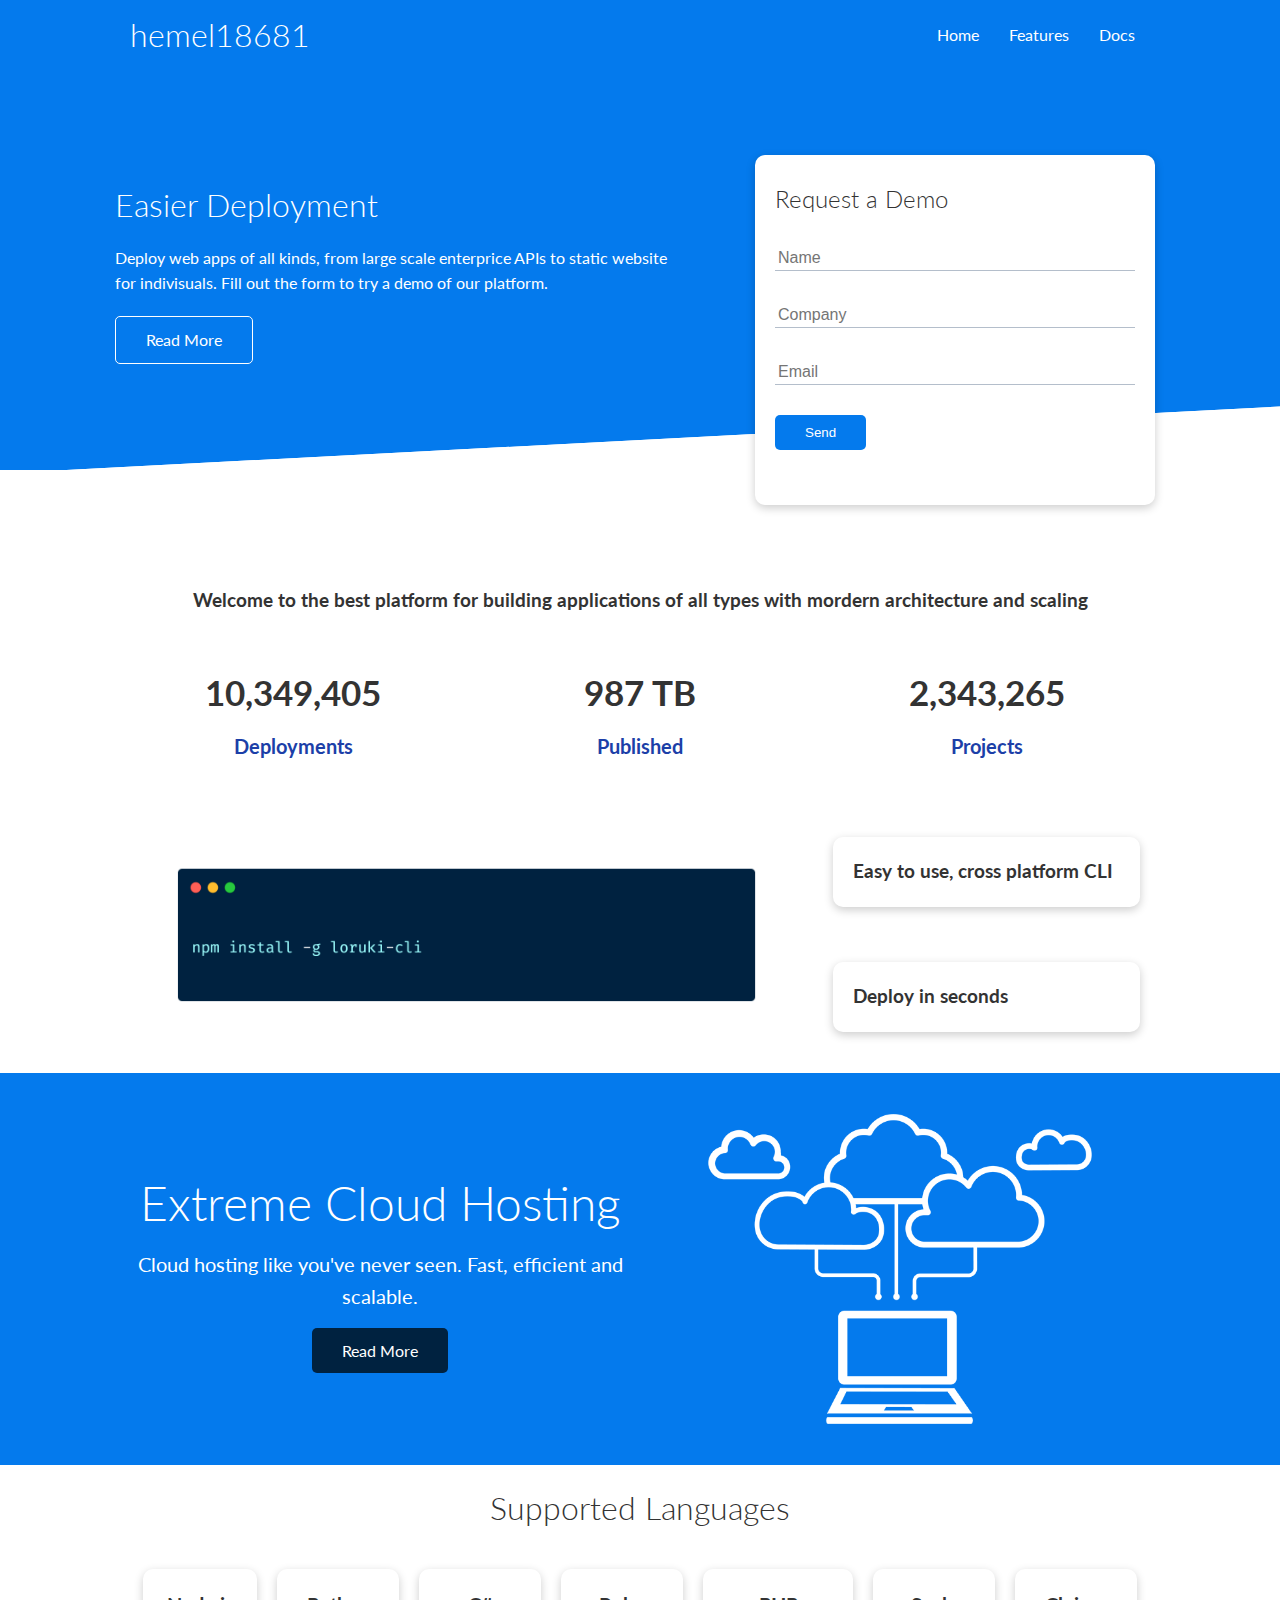
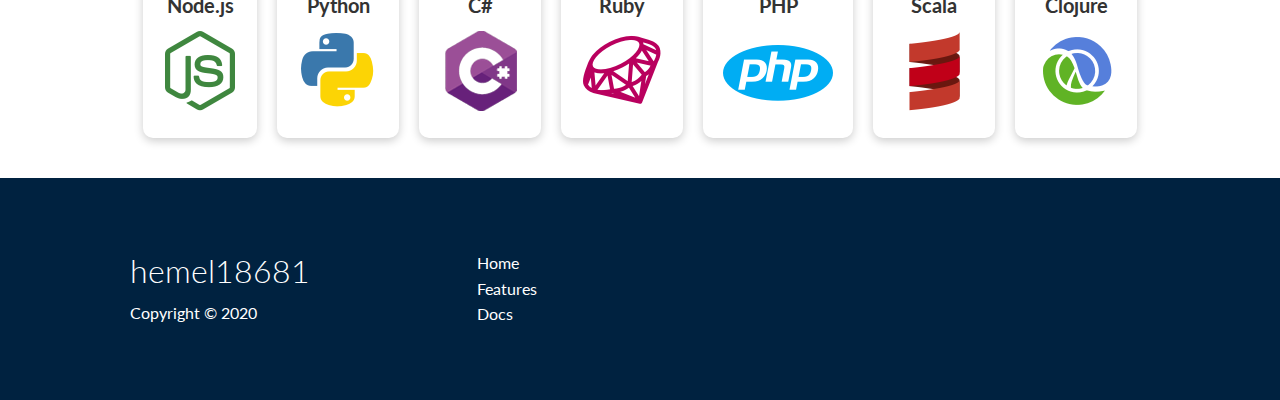
<file: index.html>
<!DOCTYPE html>
<html lang="en">

<head>
    <meta charset="UTF-8">
    <meta name="viewport" content="width=device-width, initial-scale=1.0">
    <link rel="stylesheet" href="https://cdnjs.cloudflare.com/ajax/libs/font-awesome/5.15.1/css/all.min.css" integrity="sha512-+4zCK9k+qNFUR5X+cKL9EIR+ZOhtIloNl9GIKS57V1MyNsYpYcUrUeQc9vNfzsWfV28IaLL3i96P9sdNyeRssA==" crossorigin="anonymous" />
    <link rel="stylesheet" href="css/style.css">
    <link rel="stylesheet" href="css/utilities.css">
    <title>hemel18681 | Cloud Hosting For Everyone</title>
</head>

<body>
    <!-- navbar -->
    <div class="navbar">
        <div class="container flex">
            <h1 class="logo">hemel18681</h1>
            <nav>
                <ul>
                    <li><a href="index.html">Home</a></li>
                    <li><a href="features.html">Features</a></li>
                    <li><a href="docs.html">Docs</a></li>
                </ul>
            </nav>
        </div>
    </div>
    <!-- showcase -->
    <section class="showcase">
        <div class="container grid">
            <div class="showcase-text">
                <h1>Easier Deployment</h1>
                <p>Deploy web apps of all kinds, from large scale enterprice APIs to static website for indivisuals. Fill out the form to try a demo of our platform.</p>
                <a href="features.html" class="btn btn-outline">Read More</a>
            </div>
            <div class="showcase-form card">
                <h2>Request a Demo</h2>
                <form action="#">
                    <div class="form-control">
                        <input type="text" name="name" placeholder="Name" required>
                    </div>
                    <div class="form-control">
                        <input type="text" name="conpany" placeholder="Company" required>
                    </div>
                    <div class="form-control">
                        <input type="email" name="email" placeholder="Email" required>
                    </div>
                    <input type="submit" value="Send" class="btn btn-primary">
                </form>
            </div>
        </div>
    </section>

    <!-- stats -->

    <div class="stats">
        <div class="container">
            <h3 class="states-heading text-center my-1">Welcome to the best platform for building applications of all types with mordern architecture and scaling</h3>
            <div class="grid grid-3 text-center my-4">
                <div>
                    <i class="fas fa-server fa-3x"></i>
                    <h3>10,349,405</h3>
                    <p class="text-secondary">Deployments</p>
                </div>
                <div>
                    <i class="fas fa-upload fa-3x"></i>
                    <h3>987 TB</h3>
                    <p class="text-secondary">Published</p>
                </div>
                <div>
                    <i class="fas fa-project-diagram fa-3x"></i>
                    <h3>2,343,265</h3>
                    <p class="text-secondary">Projects</p>
                </div>
            </div>
        </div>
    </div>
    <!-- Cli -->
    <section class="cli">
        <div class="container grid">
            <img src="images/cli.png" alt="">
            <div class="card">
                <h3>Easy to use, cross platform CLI</h3>
            </div>
            <div class="card">
                <h3>Deploy in seconds</h3>
            </div>
        </div>
    </section>

    <!-- Cloud -->
    <div class="cloud bg-primary my-2 py-2">
        <div class="container grid">
            <div class="text-center">
                <h2 class="lg">Extreme Cloud Hosting</h2>
                <p class="lead my-1">Cloud hosting like you've never seen. Fast, efficient and scalable.</p>
                <a href="features.html" class="btn btn-dark">Read More</a>
            </div>
            <img src="images/cloud.png" alt="">
        </div>
    </div>

    <!-- Languages -->
    <div class="languages">
        <h2 class="md text-center my-2">
            Supported Languages
        </h2>
        <div class="container flex">
            <div class="card">
                <h4>Node.js</h4>
                <img src="images/logos/node.png" alt="">
            </div>
            <div class="card">
                <h4>Python</h4>
                <img src="images/logos/python.png" alt="">
            </div>
            <div class="card">
                <h4>C#</h4>
                <img src="images/logos/csharp.png" alt="">
            </div>
            <div class="card">
                <h4>Ruby</h4>
                <img src="images/logos/ruby.png" alt="">
            </div>
            <div class="card">
                <h4>PHP</h4>
                <img src="images/logos/php.png" alt="">
            </div>
            <div class="card">
                <h4>Scala</h4>
                <img src="images/logos/scala.png" alt="">
            </div>
            <div class="card">
                <h4>Clojure</h4>
                <img src="images/logos/clojure.png" alt="">
            </div>
        </div>
    </div>

    <!-- Footer -->
    <footer class="footer bg-dark py-5">
        <div class="container grid grid-3">
            <div>
                <h1>hemel18681</h1>
                <p>Copyright &copy; 2020</p>
            </div>
            <nav>
                <ul>
                    <li><a href="index.html">Home</a></li>
                    <li><a href="features.html">Features</a></li>
                    <li><a href="docs.html">Docs</a></li>
                </ul>
            </nav>
            <div class="social">
                <a href="#"><i class="fab fa-github fa-2x"></i></a>
                <a href="#"><i class="fab fa-facebook fa-2x"></i></a>
                <a href="#"><i class="fab fa-instagram fa-2x"></i></a>
            </div>
        </div>
    </footer>
</body>

</html>
</file>
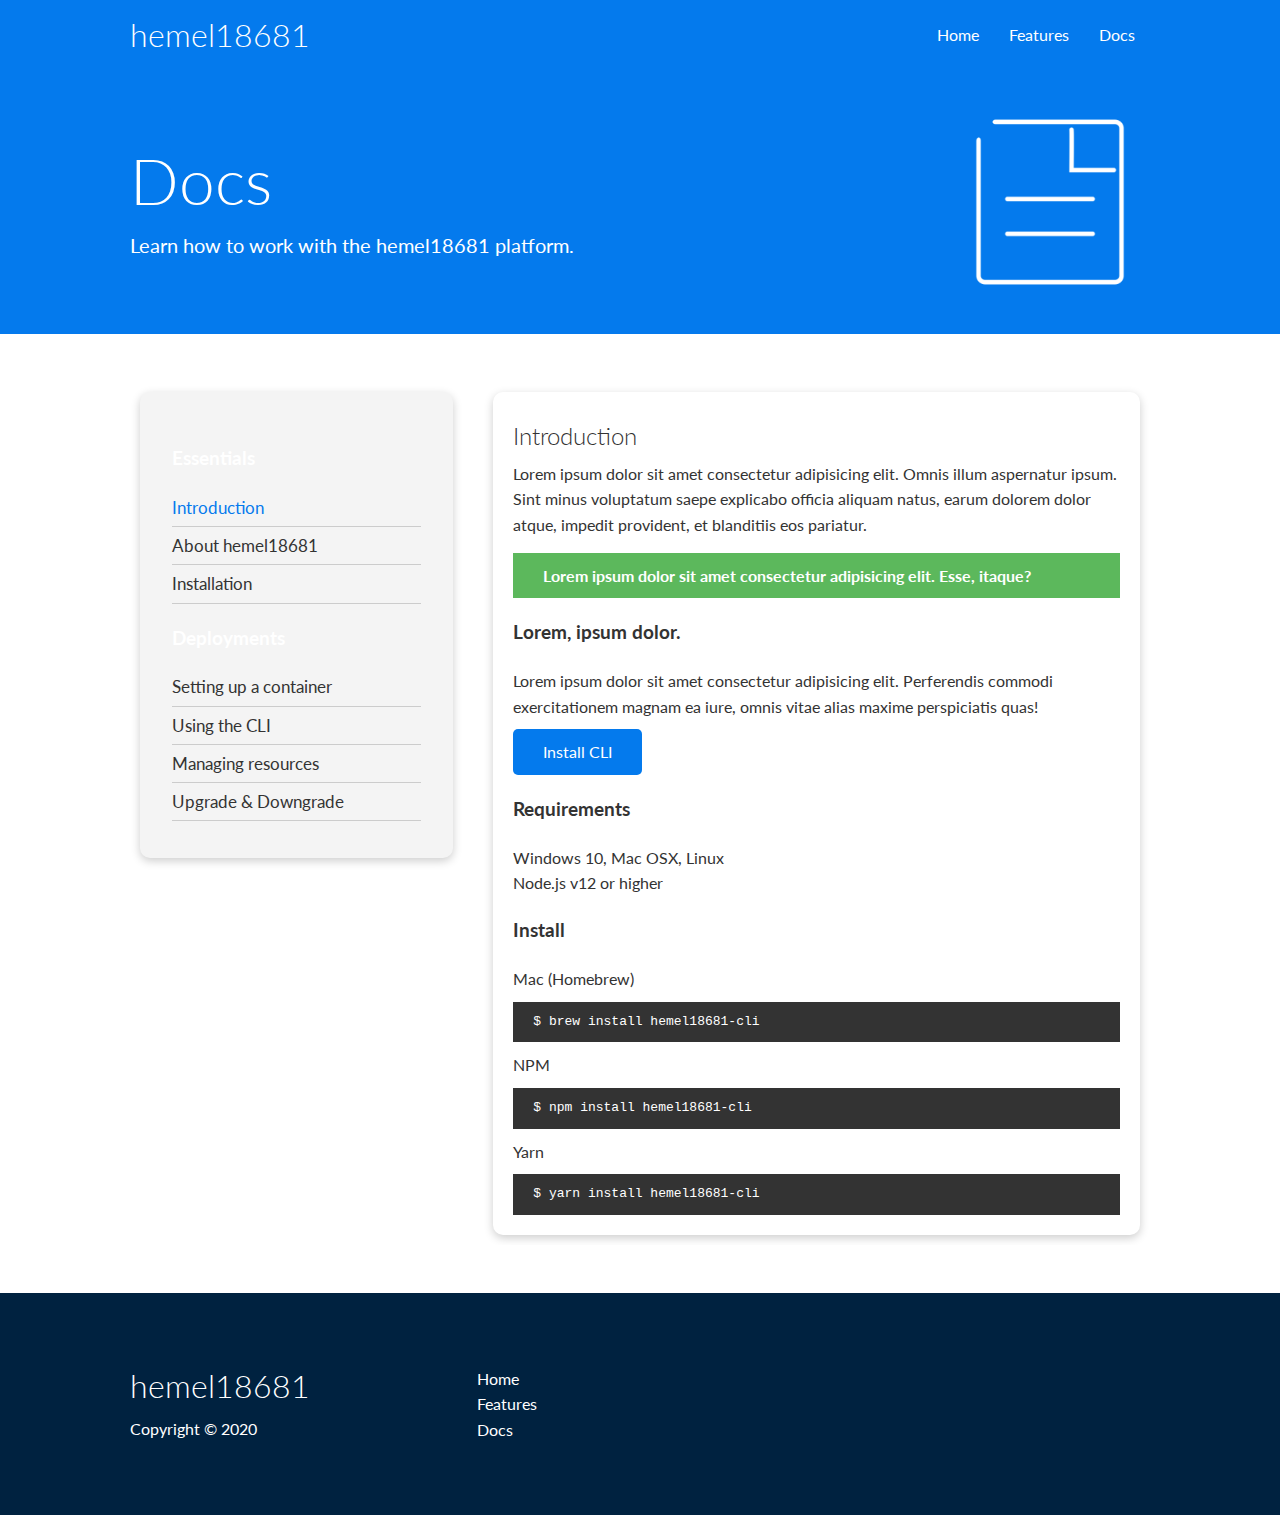
<file: docs.html>
<!DOCTYPE html>
<html lang="en">

<head>
    <meta charset="UTF-8">
    <meta name="viewport" content="width=device-width, initial-scale=1.0">
    <link rel="stylesheet" href="https://cdnjs.cloudflare.com/ajax/libs/font-awesome/5.15.1/css/all.min.css" integrity="sha512-+4zCK9k+qNFUR5X+cKL9EIR+ZOhtIloNl9GIKS57V1MyNsYpYcUrUeQc9vNfzsWfV28IaLL3i96P9sdNyeRssA==" crossorigin="anonymous" />
    <link rel="stylesheet" href="css/style.css">
    <link rel="stylesheet" href="css/utilities.css">
    <title>hemel18681 | Cloud Hosting For Everyone</title>
</head>

<body>
    <!-- navbar -->
    <div class="navbar">
        <div class="container flex">
            <h1 class="logo">hemel18681</h1>
            <nav>
                <ul>
                    <li><a href="index.html">Home</a></li>
                    <li><a href="features.html">Features</a></li>
                    <li><a href="docs.html">Docs</a></li>
                </ul>
            </nav>
        </div>
    </div>

    <!-- head -->
    <section class="docs-head bg-primary py-3">
        <div class="container grid">
            <div>
                <h1 class="xl">Docs</h1>
                <p class="lead">
                    Learn how to work with the hemel18681 platform.
                </p>
            </div>
            <img src="images/docs.png" alt="">
        </div>
    </section>

    <!-- Docs main -->
    <section class="docs-main my-4">
        <div class="container grid">
            <div class="card bg-light p-3">
                <h3 class="my-2">Essentials</h3>
                <nav>
                    <ul>
                        <li><a class="text-primary" href="#">Introduction</a></li>
                        <li><a href="#">About hemel18681</a></li>
                        <li><a href="#">Installation</a></li>
                    </ul>
                </nav>
                <h3 class="my-2">Deployments</h3>
                <nav>
                    <ul>
                        <li><a href="#">Setting up a container</a></li>
                        <li><a href="#">Using the CLI</a></li>
                        <li><a href="#">Managing resources</a></li>
                        <li><a href="#">Upgrade & Downgrade</a></li>
                    </ul>
                </nav>
            </div>
            <div class="card">
                <h2>Introduction</h2>
                <p>Lorem ipsum dolor sit amet consectetur adipisicing elit. Omnis illum aspernatur ipsum. Sint minus voluptatum saepe explicabo officia aliquam natus, earum dolorem dolor atque, impedit provident, et blanditiis eos pariatur.</p>
                <div class="alert alert-success">
                    <i class="fas fa-info"></i>Lorem ipsum dolor sit amet consectetur adipisicing elit. Esse, itaque?
                </div>
                <h3>Lorem, ipsum dolor.</h3>
                <p>Lorem ipsum dolor sit amet consectetur adipisicing elit. Perferendis commodi exercitationem magnam ea iure, omnis vitae alias maxime perspiciatis quas!</p>
                <a href="#" class="btn btn-primary">Install CLI</a>
                <h3>Requirements</h3>
                <ul>
                    <li>Windows 10, Mac OSX, Linux</li>
                    <li>Node.js v12 or higher</li>
                </ul>
                <h3>Install</h3>
                <p>Mac (Homebrew)</p>
                <pre><code>$ brew install hemel18681-cli</code></pre>
                <p>NPM</p>
                <pre><code>$ npm install hemel18681-cli</code></pre>
                <p>Yarn</p>
                <pre><code>$ yarn install hemel18681-cli</code></pre>
            </div>
        </div>
    </section>

    <!-- Footer -->
    <footer class="footer bg-dark py-5">
        <div class="container grid grid-3">
            <div>
                <h1>hemel18681</h1>
                <p>Copyright &copy; 2020</p>
            </div>
            <nav>
                <ul>
                    <li><a href="index.html">Home</a></li>
                    <li><a href="features.html">Features</a></li>
                    <li><a href="docs.html">Docs</a></li>
                </ul>
            </nav>
            <div class="social">
                <a href="#"><i class="fab fa-github fa-2x"></i></a>
                <a href="#"><i class="fab fa-facebook fa-2x"></i></a>
                <a href="#"><i class="fab fa-instagram fa-2x"></i></a>
            </div>
        </div>
    </footer>
</body>

</html>
</file>
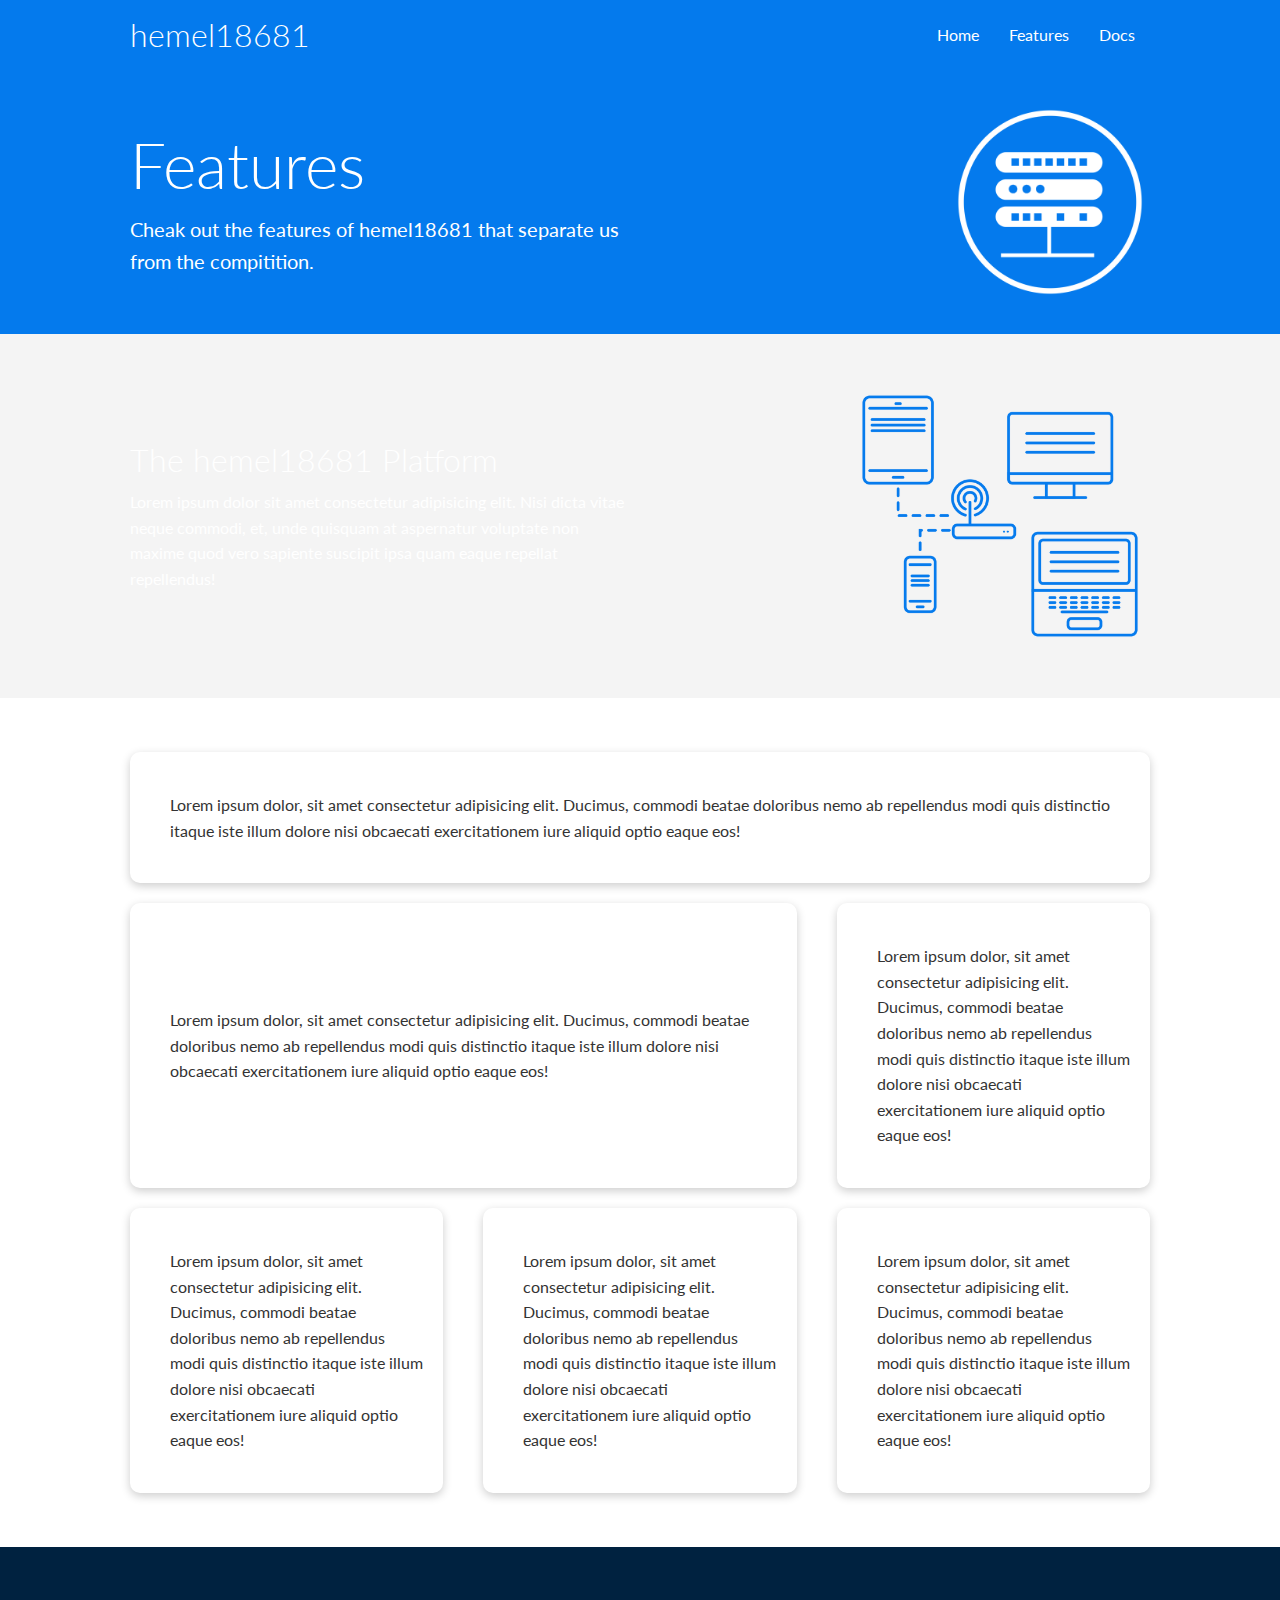
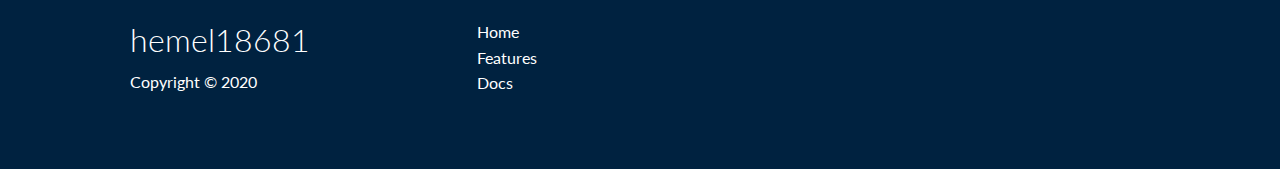
<file: features.html>
<!DOCTYPE html>
<html lang="en">

<head>
    <meta charset="UTF-8">
    <meta name="viewport" content="width=device-width, initial-scale=1.0">
    <link rel="stylesheet" href="https://cdnjs.cloudflare.com/ajax/libs/font-awesome/5.15.1/css/all.min.css" integrity="sha512-+4zCK9k+qNFUR5X+cKL9EIR+ZOhtIloNl9GIKS57V1MyNsYpYcUrUeQc9vNfzsWfV28IaLL3i96P9sdNyeRssA==" crossorigin="anonymous" />
    <link rel="stylesheet" href="css/style.css">
    <link rel="stylesheet" href="css/utilities.css">
    <title>hemel18681 | Cloud Hosting For Everyone</title>
</head>

<body>
    <!-- navbar -->
    <div class="navbar">
        <div class="container flex">
            <h1 class="logo">hemel18681</h1>
            <nav>
                <ul>
                    <li><a href="index.html">Home</a></li>
                    <li><a href="features.html">Features</a></li>
                    <li><a href="docs.html">Docs</a></li>
                </ul>
            </nav>
        </div>
    </div>

    <!-- head -->
    <section class="features-head bg-primary py-3">
        <div class="container grid">
            <div>
                <h1 class="xl">Features</h1>
                <p class="lead">
                    Cheak out the features of hemel18681 that separate us from the compitition.
                </p>
            </div>
            <img src="images/server.png" alt="">
        </div>
    </section>
    <!-- Sub head -->
    <section class="features-sub-head bg-light py-3">
        <div class="container grid">
            <div>
                <h1 class="md">The hemel18681 Platform</h1>
                <p>
                    Lorem ipsum dolor sit amet consectetur adipisicing elit. Nisi dicta vitae neque commodi, et, unde quisquam at aspernatur voluptate non maxime quod vero sapiente suscipit ipsa quam eaque repellat repellendus!
                </p>
            </div>
            <img src="images/server2.png" alt="">
        </div>
    </section>

    <section class="features-main my-2">
        <div class="container grid grid-3">
            <div class="card flex">
                <i class="fas fa-server fa-3x"></i>
                <p>Lorem ipsum dolor, sit amet consectetur adipisicing elit. Ducimus, commodi beatae doloribus nemo ab repellendus modi quis distinctio itaque iste illum dolore nisi obcaecati exercitationem iure aliquid optio eaque eos!</p>
            </div>
            <div class="card flex">
                <i class="fas fa-laptop-code fa-3x"></i>
                <p>Lorem ipsum dolor, sit amet consectetur adipisicing elit. Ducimus, commodi beatae doloribus nemo ab repellendus modi quis distinctio itaque iste illum dolore nisi obcaecati exercitationem iure aliquid optio eaque eos!</p>
            </div>
            <div class="card flex">
                <i class="fas fa-database fa-3x"></i>
                <p>Lorem ipsum dolor, sit amet consectetur adipisicing elit. Ducimus, commodi beatae doloribus nemo ab repellendus modi quis distinctio itaque iste illum dolore nisi obcaecati exercitationem iure aliquid optio eaque eos!</p>
            </div>
            <div class="card flex">
                <i class="fas fa-power-off fa-3x"></i>
                <p>Lorem ipsum dolor, sit amet consectetur adipisicing elit. Ducimus, commodi beatae doloribus nemo ab repellendus modi quis distinctio itaque iste illum dolore nisi obcaecati exercitationem iure aliquid optio eaque eos!</p>
            </div>
            <div class="card flex">
                <i class="fas fa-upload fa-3x"></i>
                <p>Lorem ipsum dolor, sit amet consectetur adipisicing elit. Ducimus, commodi beatae doloribus nemo ab repellendus modi quis distinctio itaque iste illum dolore nisi obcaecati exercitationem iure aliquid optio eaque eos!</p>
            </div>
            <div class="card flex">
                <i class="fas fa-network-wired fa-3x"></i>
                <p>Lorem ipsum dolor, sit amet consectetur adipisicing elit. Ducimus, commodi beatae doloribus nemo ab repellendus modi quis distinctio itaque iste illum dolore nisi obcaecati exercitationem iure aliquid optio eaque eos!</p>
            </div>
        </div>
    </section>

    <!-- Footer -->
    <footer class="footer bg-dark py-5">
        <div class="container grid grid-3">
            <div>
                <h1>hemel18681</h1>
                <p>Copyright &copy; 2020</p>
            </div>
            <nav>
                <ul>
                    <li><a href="index.html">Home</a></li>
                    <li><a href="features.html">Features</a></li>
                    <li><a href="docs.html">Docs</a></li>
                </ul>
            </nav>
            <div class="social">
                <a href="#"><i class="fab fa-github fa-2x"></i></a>
                <a href="#"><i class="fab fa-facebook fa-2x"></i></a>
                <a href="#"><i class="fab fa-instagram fa-2x"></i></a>
            </div>
        </div>
    </footer>
</body>

</html>
</file>
<file: css/style.css>
@import url('https://fonts.googleapis.com/css2?family=Lato:ital@1&display=swap');
* {
    box-sizing: border-box;
    padding: 0;
    margin: 0;
}

:root {
    --primary-color: #047aed;
    --secondary-color: #1c3fa8;
    --light-color: #f4f4f4;
    --dark-color: #002240;
    --success-color: #5cb85c;
    --error-color: #d9534f;
}

body {
    font-family: 'Lato', sans-serif;
    color: #333;
    line-height: 1.6;
}

ul {
    list-style: none;
}

a {
    text-decoration: none;
    color: #333;
}

h1,
h2 {
    font-weight: 300;
    line-height: 1.2;
    margin: 10px 0;
}

p {
    margin: 10px 0;
}

img {
    width: 100%;
}

code,
pre {
    background: #333;
    color: #fff;
    padding: 10px;
}


/* Navbar */

.navbar {
    background-color: var(--primary-color);
    color: #fff;
    height: 70px;
}

.navbar ul {
    display: flex;
}

.navbar a {
    color: #fff;
    padding: 10px;
    margin: 0 5px;
}

.navbar a:hover {
    border-bottom: 2px #fff solid;
}

.navbar .flex {
    justify-content: space-between;
}


/* showcase */

.showcase {
    height: 400px;
    background-color: var(--primary-color);
    color: #fff;
    position: relative;
}

/.showcase h1 {
    font-size: 40px;
}

.showcase p {
    margin: 20px 0;
}

.showcase .grid {
    overflow: visible;
    grid-template-columns: 55% 45%;
    gap: 30px;
}

.showcase-text {
    animation: slideInFormLeft 1s ease-in;
}

.showcase-form {
    position: relative;
    top: 60px;
    height: 350px;
    width: 400px;
    padding: 40px;
    z-index: 100;
    justify-self: flex-end;
    animation: slideInFormRight 1s ease-in;
}

.showcase-form .form-control {
    margin: 30px 0;
}

.showcase-form input[type='text'],
.showcase-form input[type='email'] {
    border: 0;
    border-bottom: 1px solid #b4becb;
    width: 100%;
    padding: 3px;
    font-size: 16px;
}

.showcase-form input:focus {
    outline: none;
}

.showcase::before,
.showcase::after {
    content: '';
    position: absolute;
    height: 100px;
    bottom: -70px;
    right: 0;
    left: 0;
    background: #fff;
    transform: skewY(-3deg);
    -webkit-transform: skewY(-3deg);
    -moz-transform: skewY(-3deg);
    -ms-transform: skewY(-3deg);
}


/* Stats */

.stats {
    padding-top: 100px;
    animation: slideInFormBottom 1s ease-in;
}

.stats-heading {
    max-width: 500px;
    margin: auto;
}

.stats .grid h3 {
    font-size: 35px;
}

.stats .grid p {
    font-size: 20px;
    font-weight: bold;
}


/* Cli */

.cli .grid {
    grid-template-columns: repeat(3, 1fr);
    grid-template-rows: repeat(2, 1fr);
}

.cli .grid>*:first-child {
    grid-column: 1 / span 2;
    grid-row: 1 / span 2;
}


/* Cloud */

.cloud .grid {
    grid-template-columns: ;
}


/* Languages */

.languages .flex {
    flex-wrap: wrap;
}

.languages .card {
    text-align: center;
    margin: 18px 10px 40px;
    transition: transform 0.2s ease-in;
}

.languages .card h4 {
    font-size: 20px;
    margin-bottom: 10px;
}

.languages .card:hover {
    transform: translateY(-15px);
}


/* Features */

.features-head img,
.docs-head img {
    width: 200px;
    justify-self: flex-end;
}

.features-sub-head img {
    width: 300px;
    justify-self: flex-end;
}

.features-main .card>i {
    margin-right: 20px;
}

.features-main .grid {
    padding: 30px;
}

.features-main .grid>*:first-child {
    grid-column: 1/span 3;
}

.features-main .grid>*:nth-child(2) {
    grid-column: 1/span 2;
}


/* Docs */

.docs-main h3 {
    margin: 20px 0;
}

.docs-main .grid {
    grid-template-columns: 1fr 2fr;
    align-items: flex-start;
}

.docs-main nav li {
    font-size: 17px;
    padding-bottom: 5px;
    margin-bottom: 5px;
    border-bottom: 1px #ccc solid;
}

.docs-main a:hover {
    font-weight: bold;
}


/* Footer */

.footer .social a {
    margin: 0 10px;
}


/* Animation */

@keyframes slideInFormLeft {
    0% {
        transform: translateX(-100%);
    }
    100% {
        transform: translateX(0);
    }
}

@keyframes slideInFormRight {
    0% {
        transform: translateX(100%);
    }
    100% {
        transform: translateX(0);
    }
}

@keyframes slideInFormTop {
    0% {
        transform: translateY(-100%);
    }
    100% {
        transform: translateX(0);
    }
}

@keyframes slideInFormBottom {
    0% {
        transform: translateY(100%);
    }
    100% {
        transform: translateX(0);
    }
}


/* Tablet and under */

@media(max-width:768px) {
    .grid,
    .showcase .grid,
    .stats .grid,
    .cli .grid,
    .cloud .grid,
    .features-main .grid,
    .docs-main .grid {
        grid-template-columns: 1fr;
        grid-template-rows: 1fr;
    }
    .showcase {
        height: auto;
    }
    .showcase-text {
        text-align: center;
        margin-top: 40px;
        animation: slideInFormTop 1s ease-in;
    }
    .showcase-form {
        justify-self: center;
        margin: auto;
        animation: slideInFormBottom 1s ease-in;
    }
    .cli .grid>*:first-child {
        grid-column: 1;
        grid-row: 1;
    }
    .features-head,
    .features-sub-head,
    .docs-head {
        text-align: center;
    }
    .features-head img,
    .features-sub-head img,
    .docs-head img {
        justify-self: center;
    }
    .features-main .grid>*:first-child,
    .features-main .grid>*:nth-child(2) {
        grid-column: 1;
    }
}


/* Mobile */

@media(max-width:500px) {
    .navbar {
        height: 110px;
    }
    .navbar .flex {
        flex-direction: column;
    }
    .navbar ul {
        padding: 10px;
        background-color: rgba(0, 0, 0, 0.1);
    }
}
</file>
<file: css/utilities.css>
.container {
    max-width: 1100px;
    margin: 0 auto;
    overflow: auto;
    padding: 0 40px;
}

.card {
    background-color: white;
    color: #333;
    border-radius: 10px;
    box-shadow: 0 3px 10px rgba(0, 0, 0, 0.2);
    padding: 20px;
    margin: 10px;
}

.btn {
    display: inline-block;
    padding: 10px 30px;
    cursor: pointer;
    background-color: var(--primary-color);
    color: #fff;
    border: none;
    border-radius: 5px;
}

.btn-outline {
    background-color: transparent;
    border: 1px #fff solid;
}

.btn:hover {
    transform: scale(1.2);
}


/* background and colored buttons */

.bg-primary,
.btn-primary {
    background-color: var(--primary-color);
    color: #fff;
}

.bg-secondary,
.btn-secondary {
    background-color: var(--secondary-color);
    color: #fff;
}

.bg-dark,
.btn-dark {
    background-color: var(--dark-color);
    color: #fff;
}

.bg-light,
.btn-light {
    background-color: var(--light-color);
    color: #fff;
}

.bg-primary a,
.btn-primary a,
.bg-secondary a,
.btn-secondary a,
.bg-dark a,
.btn-dark a {
    color: #fff;
}


/* text colors */

.text-primary {
    color: var(--primary-color);
}

.text-secondary {
    color: var(--secondary-color);
}

.text-dark {
    color: var(--dark-color);
}

.text-light {
    color: var(--light-color);
}


/* Text sizes */

.lead {
    font-size: 20px;
}

.sm {
    font-size: 1rem;
}

.md {
    font-size: 2rem;
}

.lg {
    font-size: 3rem;
}

.xl {
    font-size: 4rem;
}

.text-center {
    text-align: center;
}


/* Alert */

.alert {
    background-color: var(--light-color);
    padding: 10px 20px;
    font-weight: bold;
    margin: 15px 0;
}

.alert i {
    margin-right: 10px;
}

.alert-success {
    background-color: var(--success-color);
    color: #fff;
}

.alert-error {
    background-color: var(--error-color);
    color: #fff;
}

.flex {
    display: flex;
    justify-content: center;
    align-items: center;
    height: 100%;
}

.grid {
    display: grid;
    grid-template-columns: repeat(2, 1fr);
    gap: 20px;
    justify-content: center;
    align-items: center;
    height: 100%;
}

.grid-3 {
    grid-template-columns: repeat(3, 1fr);
}


/* Margin */

.m-1 {
    margin: 1rem;
}

.m-2 {
    margin: 1.5rem;
}

.m-3 {
    margin: 2rem;
}

.m-4 {
    margin: 3rem;
}

.m-5 {
    margin: 4rem;
}

.my-1 {
    margin: 1rem 0;
}

.my-2 {
    margin: 1.5rem 0;
}

.my-3 {
    margin: 2rem 0;
}

.my-4 {
    margin: 3rem 0;
}

.my-5 {
    margin: 4rem 0;
}


/* padding */

.p-1 {
    padding: 1rem;
}

.p-2 {
    padding: 1.5rem;
}

.p-3 {
    padding: 2rem;
}

.p-4 {
    padding: 3rem;
}

.p-5 {
    padding: 4rem;
}

.py-1 {
    padding: 1rem 0;
}

.py-2 {
    padding: 1.5rem 0;
}

.py-3 {
    padding: 2rem 0;
}

.py-4 {
    padding: 3rem 0;
}

.py-5 {
    padding: 4rem 0;
}
</file>
